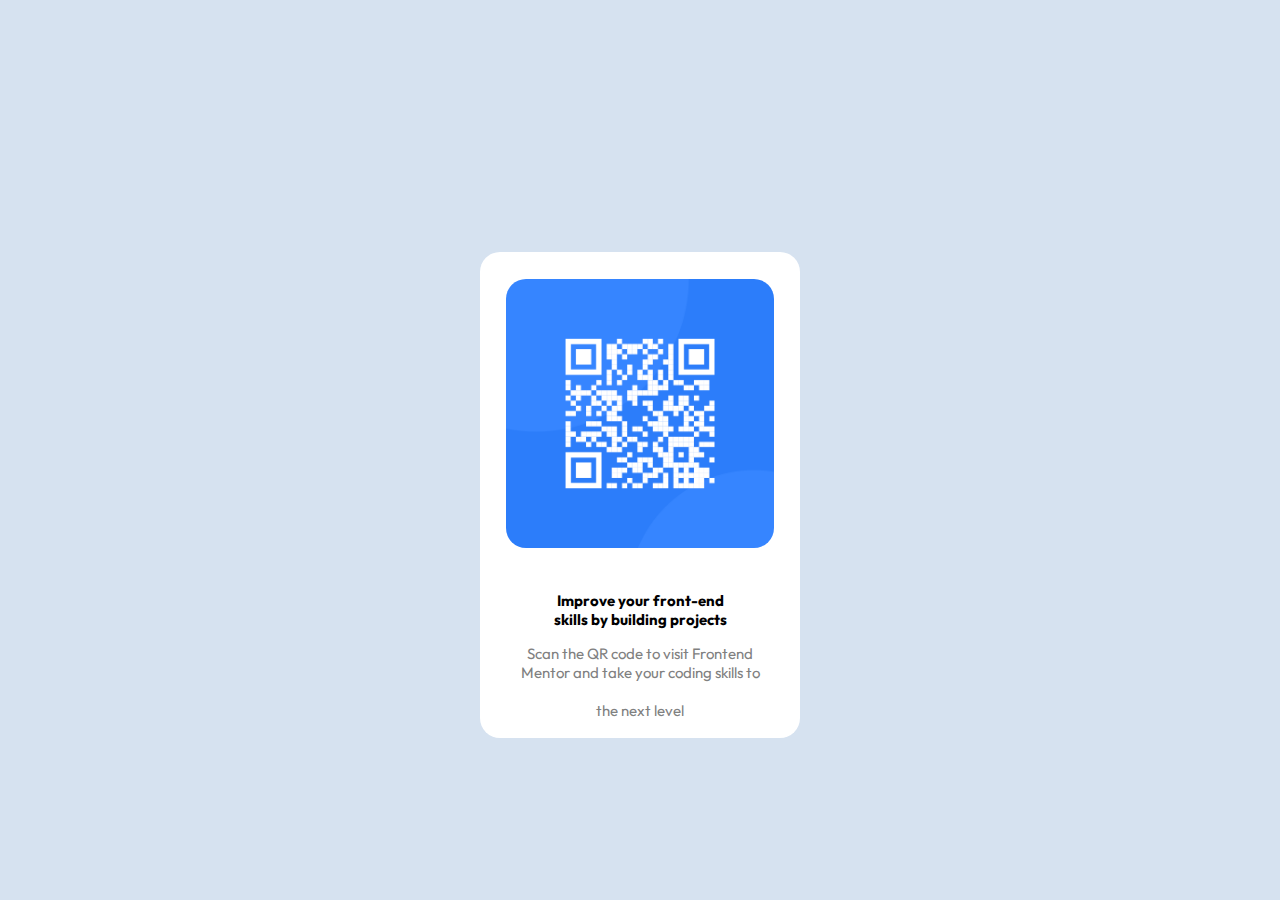
<file: challenge1/index.html>
<!DOCTYPE html>
<html lang="en">
<head>
    <meta charset="UTF-8">
    <meta name="viewport" content="width=device-width, initial-scale=1.0">
    <title>QR Code</title>
    <!-- <link rel="shortcut icon" href="./images/favicon-32x32.png" type="image/x-icon"> -->
    <link rel="stylesheet" href="styles.css">
    <link rel="preconnect" href="https://fonts.googleapis.com">
    <link rel="preconnect" href="https://fonts.gstatic.com" crossorigin>
    <link href="https://fonts.googleapis.com/css2?family=Outfit:wght@100..900&display=swap" rel="stylesheet">
</head>
<body>
    <div class="container">
        <div class="card">
            <img src="./images/image-qr-code.png" alt="qr-code" class="image">
            <div class="text-container">
                <h2>Improve your front-end <br> skills by building projects</h2>
                <p style="color: gray;">Scan the QR code to visit Frontend <br>Mentor and take your coding skills to <br><br> the next level</p>
            </div>
        </div>
    </div>
</body>
</html>
</file>
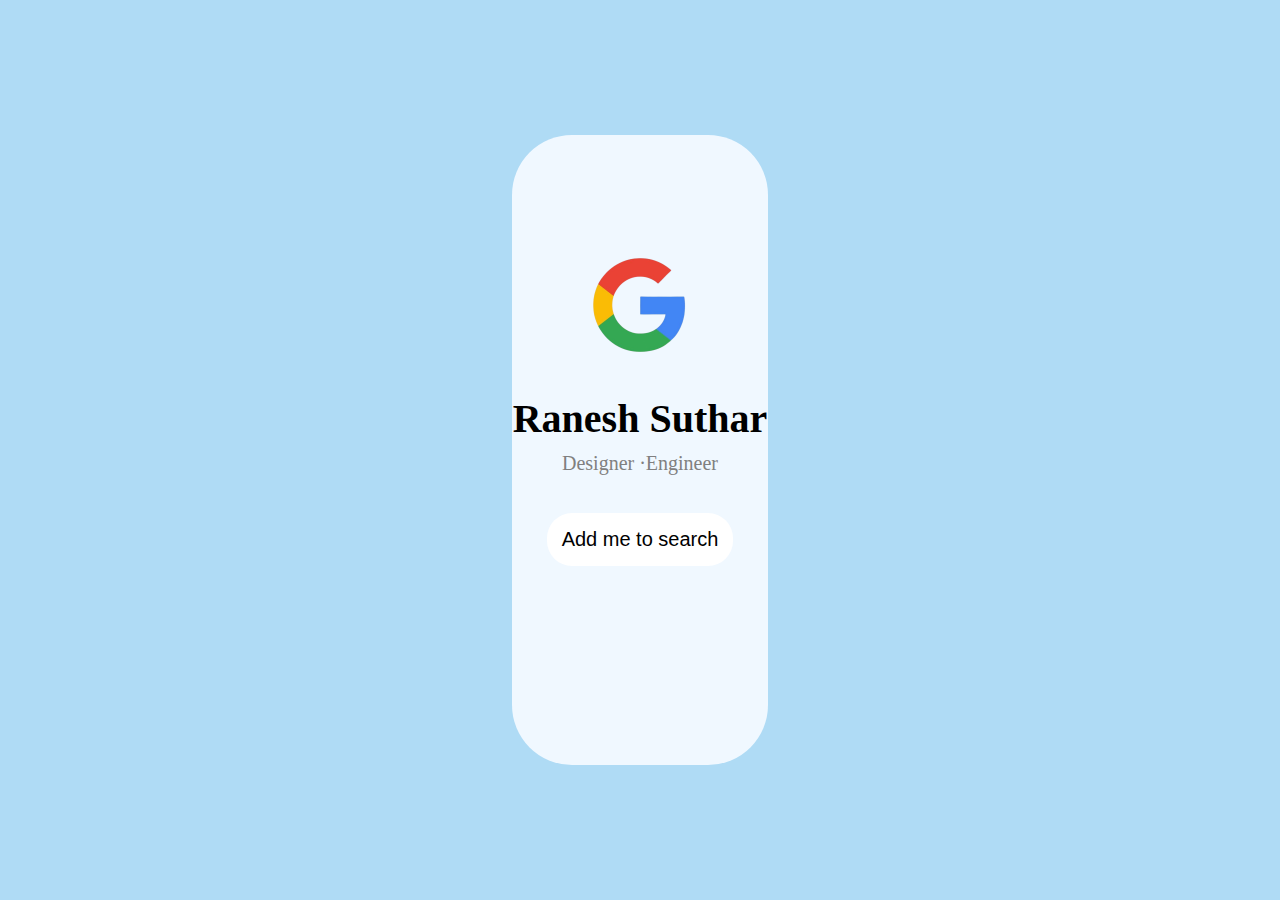
<file: challenge2/index.html>
<!DOCTYPE html>
<html lang="en">
<head>
    <meta charset="UTF-8">
    <meta name="viewport" content="width=device-width, initial-scale=1.0">
    <title>Google</title>
    <link rel="stylesheet" href="https://cdnjs.cloudflare.com/ajax/libs/font-awesome/6.6.0/css/all.min.css" integrity="sha512-Kc323vGBEqzTmouAECnVceyQqyqdsSiqLQISBL29aUW4U/M7pSPA/gEUZQqv1cwx4OnYxTxve5UMg5GT6L4JJg==" crossorigin="anonymous" referrerpolicy="no-referrer" />
    <link rel="stylesheet" href="index.css">
    <link rel="preconnect" href="https://fonts.googleapis.com">
    <link rel="preconnect" href="https://fonts.gstatic.com" crossorigin>
    <link href="https://fonts.googleapis.com/css2?family=Outfit:wght@100..900&display=swap" rel="stylesheet">
</head>
<body>
    <div class="container">
        <div class="main">
            <img src="./images/google.png" alt="">
            <h1>Ranesh Suthar</h1>
            <p>Designer	&middot;Engineer</p>
            <div class="icons">
                <i class="fa-brands fa-facebook-f" style="color: blue;"></i>
                <i class="fa-brands fa-twitter" style="color: blue;"></i>
                <i class="fa-brands fa-instagram" style="color: orangered;"></i>
            </div>
            <button type="submit">Add me to search</button>
        </div>
    </div>
</body>
</html>
</file>
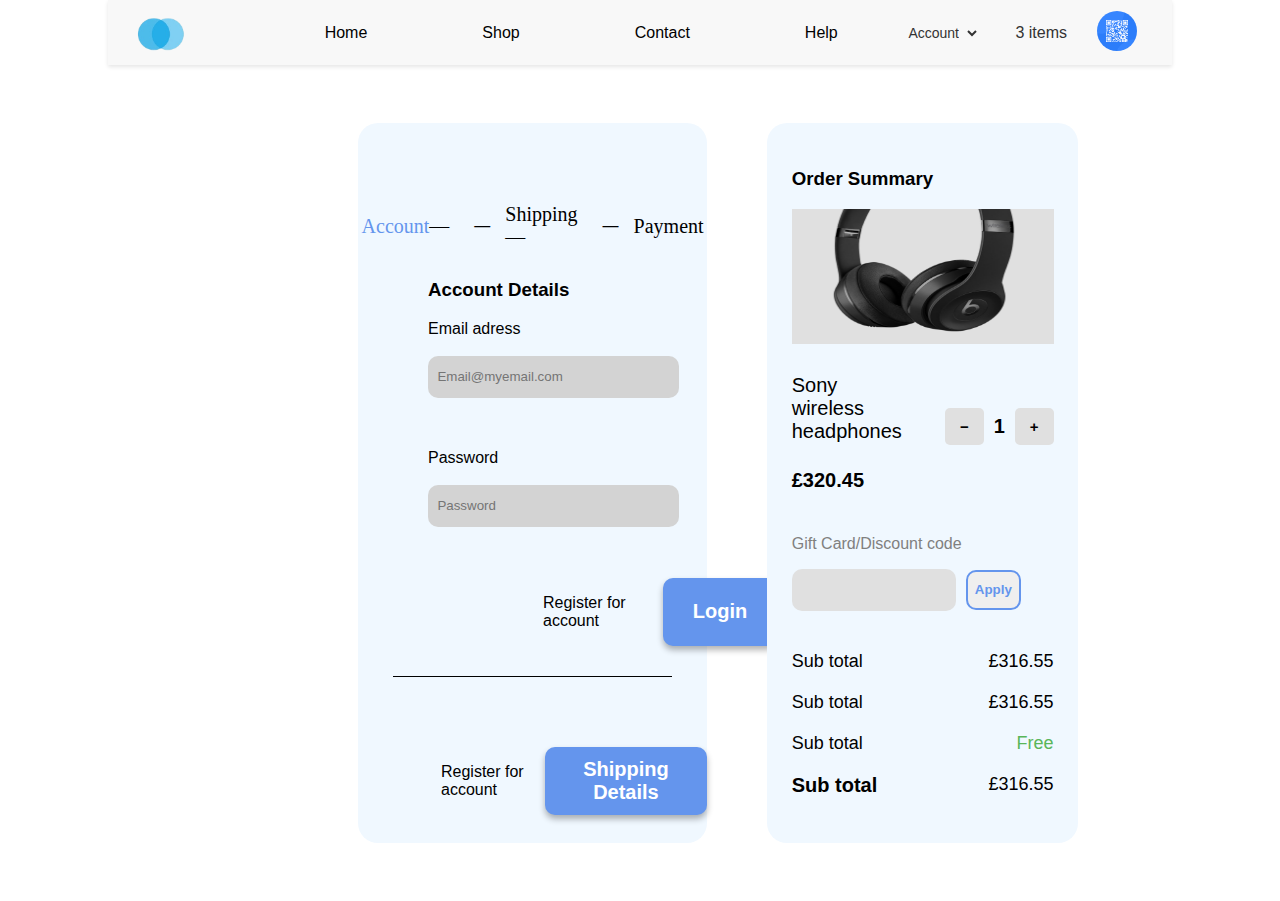
<file: challenge3/index.html>
<!DOCTYPE html>
<html lang="en">
<head>
    <meta charset="UTF-8">
    <meta name="viewport" content="width=device-width, initial-scale=1.0">
    <title>Product Page</title>
    <link rel="stylesheet" href="index.css">
    <link rel="stylesheet" href="https://cdnjs.cloudflare.com/ajax/libs/font-awesome/6.6.0/css/all.min.css" integrity="sha512-Kc323vGBEqzTmouAECnVceyQqyqdsSiqLQISBL29aUW4U/M7pSPA/gEUZQqv1cwx4OnYxTxve5UMg5GT6L4JJg==" crossorigin="anonymous" referrerpolicy="no-referrer" />
</head>
<body>
    <div class="container">
        <!-- NAVIGATION -->
         <header >
            <nav class="navbar">
                <img src="./images/logo.png" alt="">
                <ul class="center">
                    <li>Home</li>
                    <li>Shop</li>
                    <li>Contact</li>
                    <li>Help</li>
                </ul>
                <ul>
                    <li>
                        <select name="" id="">
                            <Option>Account</Option>
                            <Option>Setting</Option>
                        </select>
                    </li>
                    <li style="display: flex;">
                        <i class="fa-solid fa-bag-shopping"></i>
                        <p> 3 items</p>
                    </li>
                    <li>
                        <img src="../challenge1/images/image-qr-code.png" alt="" class="accounts">
                    </li>
                </ul>
            </nav>
         </header>


        <!-- BODY -->
        <div class="main">
            <section class="account">
                <ul class="progress-list">
                    <li class="progress-item" style="color: cornflowerblue;">Account <span style="color: black;"> &mdash; </span><i class="fa-solid fa-circle-check"  style="color: black !important;"></i></li> &mdash;
                    <li class="progress-item">Shipping &mdash; <i class="fa-solid fa-circle-check"></i></li> &mdash;
                    <li class="progress-item">Payment</li>
                </ul>
                <form action="" class="form">
                    <h3>Account Details</h3>
                    <label for="">Email adress</label><br><br>
                    <div class="input-container">
                        <input type="email" placeholder="  Email@myemail.com">
                        <i class="fa-solid fa-circle-check"></i>
                    </div>
                    <br><br>
                    <label for="">Password</label><br><br>
                    <div class="input-container">
                        <input type="text" placeholder="  Password">
                        <i class="fa-solid fa-circle-check"></i>
                    </div>
                    <br><br>
                    
                    <div style="display: flex;">
                        <p style="margin-right: 10px;margin-left: 115px;">Register for account</p>
                        <button class="login"> <strong>Login</strong></button>
                    </div>
                </form>
                <hr class="hr">
                <form action="">
                    <div style="display: flex;margin-top: 70px;">
                        <p style="margin-right: 10px; margin-left: 83px;">Register for account</p>
                        <button class="login" > <strong>Shipping Details</strong></button>
                    </div>
                </form>
            </section>
            <section class="product">
                <div style="width: 90%;">
                    <div class="product-div">
                        <h3>Order Summary</h3>
                        <div class="prod-image"><img src="./images/headphones.png" alt=""></div>
                    </div>
                    <div style="display: flex; align-items: center;">
                        <div style="margin-right: 30px;">
                            <p style="font-size: 20px;">Sony wireless headphones</p>
                            <h4 style="font-size: 20px;"><strong>£320.45</strong></h4>
                        </div>
                        <div class="quantity">
                            <button class="negative">−</button>
                            <span class="amount">1</span>
                            <button class="positive">+</button>
                        </div>
                    </div>
                    <p style="color: grey;">Gift Card/Discount code</p>
                    <div class="discount">
                        <input type="text">
                        <button >Apply</button>
                    </div>
    
                    <div class="summary">
                        <p>Sub total <span>£316.55</span></p>
                        <p>Sub total <span>£316.55</span></p>
                        <p>Sub total <span style="color: rgb(89, 182, 89);">Free</span></p>
                        <p><strong style="font-size: 20px;">Sub total</strong> <span>£316.55</span></p>
                    </div>
                </div>
            </section>
        </div>

    </div>
</body>
</html>
</file>
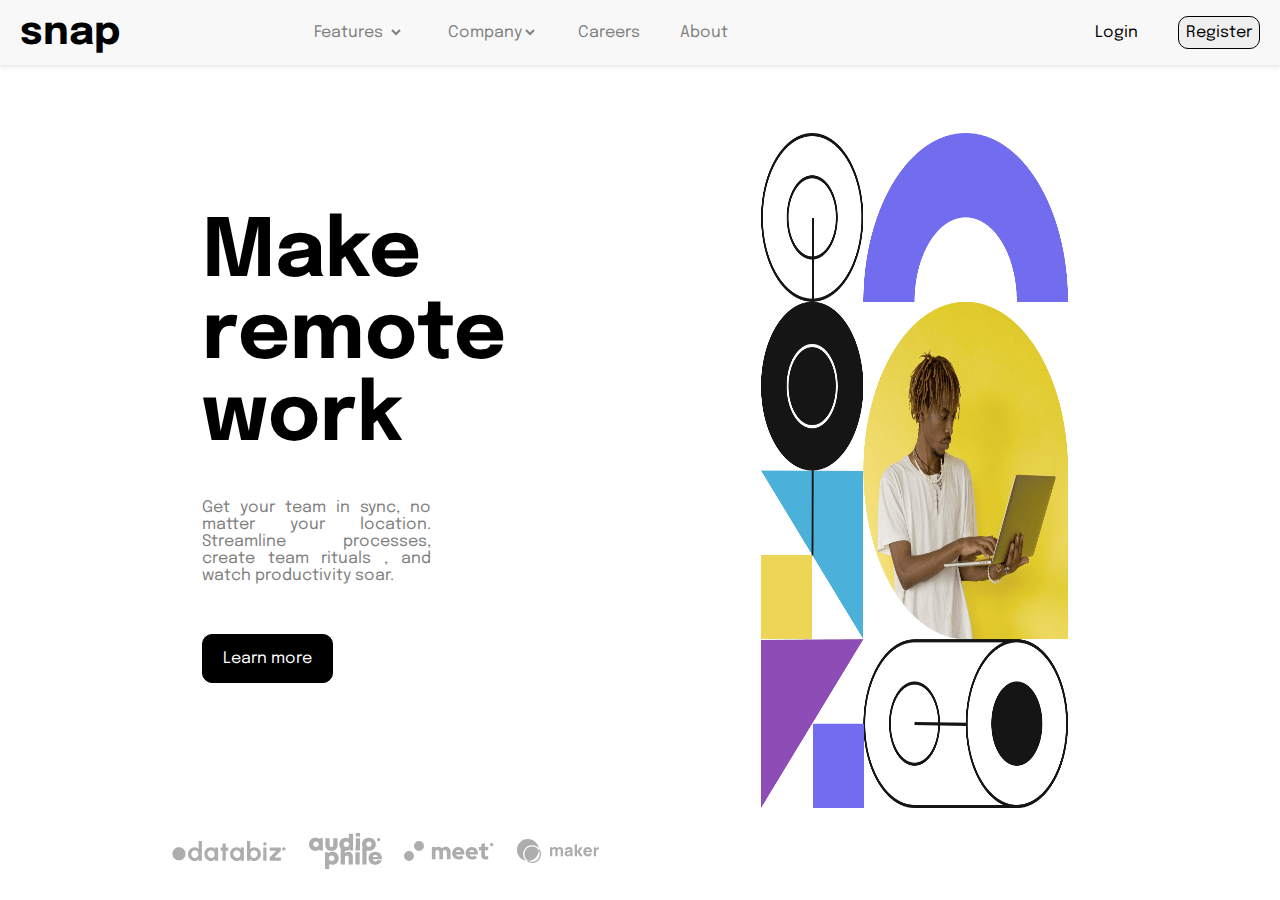
<file: challenge4/index.html>
<!DOCTYPE html>
<html lang="en">
<head>
    <meta charset="UTF-8">
    <meta name="viewport" content="width=device-width, initial-scale=1.0">
    <title>Snap Landing page</title>
    <link rel="stylesheet" href="styles.css">
    <link rel="preconnect" href="https://fonts.googleapis.com">
    <link rel="preconnect" href="https://fonts.gstatic.com" crossorigin>
    <link href="https://fonts.googleapis.com/css2?family=Epilogue:ital,wght@0,100..900;1,100..900&display=swap" rel="stylesheet">
</head>
<body>
    <div class="container">
        <header>
            <nav class="navbar">
                <ul>
                    <li>
                        <p class="logo">snap</p>
                    </li>
                    <li>
                        <select style="border: none; background:none; color: gray;">
                            <Option>Features</Option>
                            <Option>Todo list</Option>
                            <Option>Calender</Option>
                            <Option>Reminder</Option>
                            <Option>Planning</Option>
                        </select>
                    </li>
                    <li>
                        <select style="border: none; background:none; color: gray;">
                            <Option style="color: white;">Company</Option>
                            <option>History</option>
                            <Option>Our Team</option>
                            <Option>Blog</option>
                        </select>
                    </li>
                    <li><a>Careers</a></li>
                    <li><a>About</a></li>
                </ul>
                <div class="registration">
                    <p style="margin-right: 40px;">Login</p>
                    <button style="padding: 7px; border-radius: 10px; border: 1px solid black; background-color: none;">Register</button>
                </div>
            </nav>
        </header>
        <div class="main">
            <section class="info">
                <p style="font-weight: bold;font-size: 80px; margin-bottom: 40px; margin-top: 80px;">Make <br> remote work</p>
                <p style="margin-right: 180px; text-align: justify; color: gray;"> Get your team in sync, no matter your location. Streamline processes, create team rituals , and watch productivity soar. </p>
                <button style="background-color: black;color: white; border: 1px solid black;border-radius: 10px; padding: 15px 20px 15px 20px; margin-top: 50px;">Learn more</button>
                <div style="display: flex; align-items: center; justify-content: space-around; margin-top: 150px;">
                    <img src="./images/client-databiz.svg" alt="" style="margin-left: -41px;">
                    <img src="./images/client-audiophile.svg" alt="">
                    <img src="./images/client-meet.svg" alt="">
                    <img src="./images/client-maker.svg" alt="">
                </div>
            </section>
            <section class="mainImg">
                <img src="./images/image-hero-desktop.png" alt="">
            </section>
        </div>
    </div>
</body>
</html>
</file>
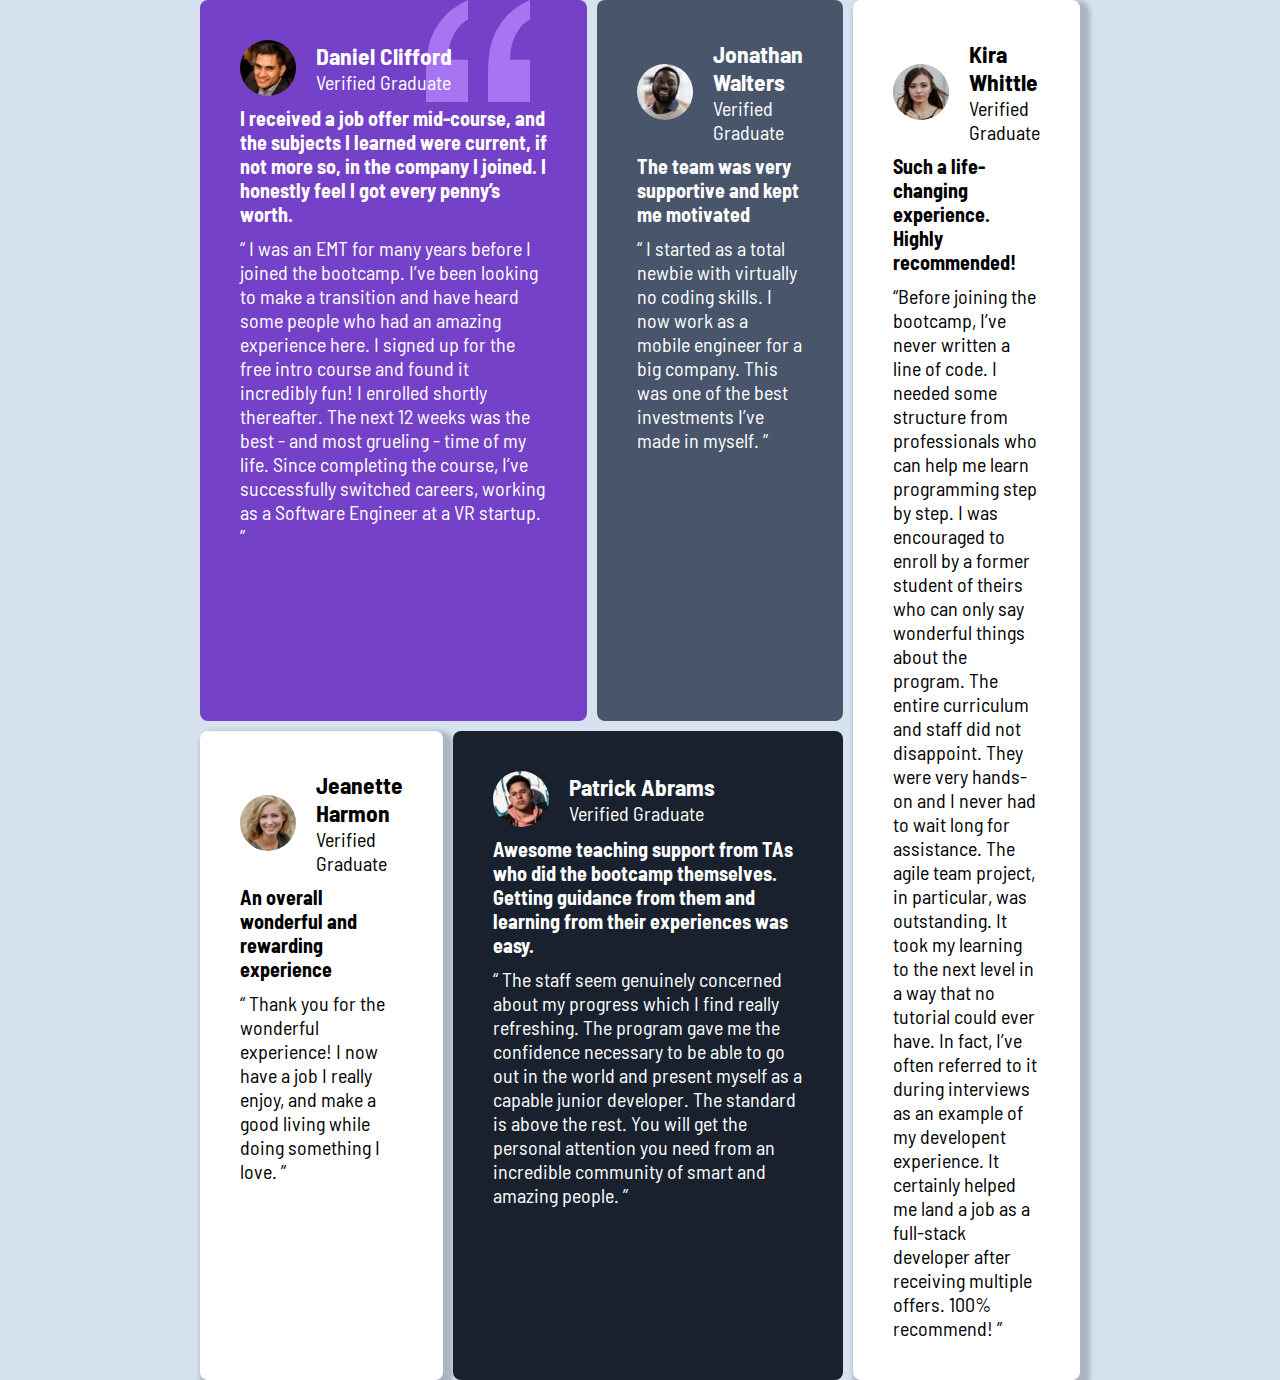
<file: challenge5/index.html>
<!DOCTYPE html>
<html lang="en">
<head>
    <meta charset="UTF-8">
    <meta name="viewport" content="width=device-width, initial-scale=1.0">
    <title>Grid</title>
    <link rel="stylesheet" href="style.css">
    <link rel="preconnect" href="https://fonts.googleapis.com">
<link rel="preconnect" href="https://fonts.gstatic.com" crossorigin>
<link href="https://fonts.googleapis.com/css2?family=Barlow+Semi+Condensed:ital,wght@0,100;0,200;0,300;0,400;0,500;0,600;0,700;0,800;0,900;1,100;1,200;1,300;1,400;1,500;1,600;1,700;1,800;1,900&display=swap" rel="stylesheet">
</head>
<body>
    <div class="container">
        <div class="grid-item item1">
            <div style="display: flex; align-items: center;">
                <img src="./images/image-daniel.jpg" alt="" style="margin-right: 20px;">
                <div>
                    <h3>Daniel Clifford</h3>
                    <p> Verified Graduate</p>
                </div>
            </div>
            <h4 style="margin-top: 10px;">  I received a job offer mid-course, and the subjects I learned were current, if not more so, 
                in the company I joined. I honestly feel I got every penny’s worth.
              </h4>
            <p style="margin-top: 10px;">  “ I was an EMT for many years before I joined the bootcamp. I’ve been looking to make a 
                transition and have heard some people who had an amazing experience here. I signed up 
                for the free intro course and found it incredibly fun! I enrolled shortly thereafter. 
                The next 12 weeks was the best - and most grueling - time of my life. Since completing 
                the course, I’ve successfully switched careers, working as a Software Engineer at a VR startup. ”
              </p>
        </div>
        <div class="grid-item item2">
            <div style="display: flex; align-items: center;">
                <img src="./images/image-jonathan.jpg" alt="" style="margin-right: 20px;">
                <div>
                    <h3>Jonathan Walters</h3>
                    <p> Verified Graduate</p>
                </div>
            </div>
            <h4 style="margin-top: 10px;">  The team was very supportive and kept me motivated</h4>
            <p style="margin-top: 10px;">  “ I started as a total newbie with virtually no coding skills. I now work as a mobile engineer 
                for a big company. This was one of the best investments I’ve made in myself. ”</p>
        </div>
        <div class="grid-item item3">
            <div style="display: flex; align-items: center;">
                <img src="./images/image-kira.jpg" alt="" style="margin-right: 20px;">
                <div>
                    <h3>Kira Whittle</h3>
                    <p> Verified Graduate</p>
                </div>
            </div>
            <h4 style="margin-top: 10px;">Such a life-changing experience. Highly recommended!</h4>
            <p style="margin-top: 10px;">“Before joining the bootcamp, I’ve never written a line of code. I needed some structure from 
                professionals who can help me learn programming step by step. I was encouraged to enroll by a former 
                student of theirs who can only say wonderful things about the program. The entire curriculum and staff 
                did not disappoint. They were very hands-on and I never had to wait long for assistance. The agile team 
                project, in particular, was outstanding. It took my learning to the next level in a way that no tutorial 
                could ever have. In fact, I’ve often referred to it during interviews as an example of my developent 
                experience. It certainly helped me land a job as a full-stack developer after receiving multiple offers. 
                100% recommend! ”</p>
        </div>
        <div class="grid-item item4">
            <div style="display: flex; align-items: center;">
                <img src="./images/image-jeanette.jpg" alt="" style="margin-right: 20px;">
                <div>
                    <h3>  Jeanette Harmon</h3>
                    <p>  Verified Graduate</p>
                </div>
            </div>
            <h4 style="margin-top: 10px;"> An overall wonderful and rewarding experience</h4>
            <p style="margin-top: 10px;">  “ Thank you for the wonderful experience! I now have a job I really enjoy, and make a good living 
                while doing something I love. ”</p>
        </div>
        <div class="grid-item item5">
                <div  style="display: flex; align-items: center;">
                <img src="./images/image-patrick.jpg" alt="" style="margin-right: 20px;">
                <div>
                    <h3> Patrick Abrams</h3>
                    <p>Verified Graduate</p>
                </div>
            </div>
            <h4 style="margin-top: 10px;">Awesome teaching support from TAs who did the bootcamp themselves. Getting guidance from them and 
                learning from their experiences was easy.</h4>
            <p style="margin-top: 10px;">
                “ The staff seem genuinely concerned about my progress which I find really refreshing. The program 
                gave me the confidence necessary to be able to go out in the world and present myself as a capable 
                junior developer. The standard is above the rest. You will get the personal attention you need from 
                an incredible community of smart and amazing people. ”
            </p>
        </div>
    </div>
</body>
</html>
</file>
<file: challenge1/styles.css>
body {
    margin: 0;
    padding: 0;
    background-color: hsl(212, 45%, 89%);
    font-family:Outfit;
    display: flex;
    justify-content: center;
    align-items: center;
    height: 100vh;
}

.container {
    display: flex;
    justify-content: center;
    align-items: center;
    height: 100%;
}

.card {
    width: 25vw;
    height: auto;
    background-color: white;
    margin-top: 10vh;
    border-radius: 20px;
    text-align: center;
}

.image {
    width: 21vw;
    margin: 3vh auto;
    border-radius: 20px;
}

.text-container h2 {
    font-size: 15px;
    margin-bottom: 1vh;
}

.text-container p {
    font-size: 15px;
    margin-bottom: 2vh;
}
</file>
<file: challenge2/index.css>
*{
    margin:0;
    padding:0;
    font-size:Outfit;
}

.container{
    background-color:rgb(175, 219, 245);
    width:100%;
    height:100vh;
    justify-content:center;
    align-items:center;
    display:flex;
}

.main{
    height:70vh;
    width:20%;
    background-color:rgb(240, 248, 255);
    border-radius:60px;
    display: flex;
    flex-direction: column;
    justify-content: flex-start;
    align-items: center;
    text-align: center;
}

img{
    margin-top:0;
    width:100px;
    height:100px;
    padding:40px;
    margin-top:80px
}

h1 p {
    text-align:center;
}
h1{
    font-size:40px;
    margin-bottom:10px;
}

p{
    color:gray;
    font-size:20px;
    margin-bottom:20px
}

.icons i{
    margin-right:25px;
    margin-bottom:50px;
    size:15px
}

button{
    padding:15px;
    font-size:20px;
    border-radius:25px;
    border:none;
    background-color:white;
}
</file>
<file: challenge3/index.css>
body {
    margin: 0;
    font-family: Arial, sans-serif;
}

.container {
    width: 100%;
}

.navbar {
    display: flex;
    justify-content: space-between;
    align-items: center; 
    padding: 10px 20px;
    background-color: #f8f8f8;
    box-shadow: 0 2px 4px rgba(0, 0, 0, 0.1);
    width:80%;
    margin: 0 auto;
}

.navbar img {
    height: 5vh; 
}

.navbar ul {
    list-style: none;
    margin: 0;
    padding: 0;
    display: flex;
    align-items: center;
}

.navbar ul li {
    margin: 0 15px;
}

.navbar ul li a,
.navbar ul li p,
.navbar ul li select {
    text-decoration: none;
    color: #333;
    font-size: 16px;
}

.navbar ul li select {
    padding: 5px;
    font-size: 14px;
    border:none;
    background:none
}

.center li{
    margin-left:100px !important;
}

.navbar ul li img.accounts {
    height: 40px;
    width: 40px;
    border-radius: 50%;
}

.navbar ul li p {
    margin: 0;
    display: flex;
    align-items: center;
}

i{
    margin-right: 5px;
}

.main{
    height:80vh;
    padding:58px;
    display:flex;
    margin:0 auto;
}

.account{
    background-color:#F0F8FF;
    margin-right:60px;
    width:30%;
    margin-left:300px;
    border-radius: 20px;
    /* justify-content: center;
    align-items: center;
    display:grid; */
}



.progress-list {
    list-style-type: none;
    padding: 0;
    margin: 0;
    display: flex;
    justify-content: center;
    align-items: center;
    margin-top:80px;
    margin-bottom:30px
}

.progress-item {
    margin: 0 15px;
    font-size: 20px;
    display: flex;
    align-items: center;
    font-family: Outfit;
    justify-content: space-between;
}

.progress-item i {
    margin-left: 5px;
    justify-content: space-between;
}

.form{
    width: 100%;
    justify-content: center;
    align-items: center;
    margin-left:70px;
}

.input-container {
    position: relative;
    width: 70%;
    margin-bottom: 15px;
}

.input-container input {
    width: 100%;
    height: 40px;
    border: none;
    border-radius: 10px;
    padding-right: 5px;
    color: black;
    background-color:#D3D3D3;
}

.input-container i {
    position: absolute;
    top: 50%;
    right: 10px;
    transform: translateY(-50%);
}


.login{
    color:white;
    background-color:cornflowerblue;
    padding:0 30px 0 30px;
    font-size:20px;
    border:none;
    border-radius:10px;
    box-shadow: 0 4px 6px rgba(0, 0, 0, 0.3); 
}

.hr{
    border:none;
    border-top:1px solid black;
    width:80%;
    margin-top:30px
}


.product{
    background-color:#F0F8FF;
    width:25%;
    border-radius: 20px;
    display:flex;
    justify-content:center;
    align-items:center;
    padding:10px
}

.prod-image{
    background-color:pink;
    height:15vh;
    align-items:center;
    justify-content:center;
    display:flex;
    overflow:hidden;
    background-color:#e0e0e0;
    margin-bottom: 10px;
}

.prod-image img{
    width:200px;
    height:200px;
    margin-top:-50px
}

.quantity{
    display: flex;
    justify-content: flex-start;
    align-items: center;
    gap: 10px;
    margin-bottom: 20px;
}

.negative{
    background-color: #e0e0e0;
    border: none;
    padding: 10px 15px;
    border-radius: 5px;
    font-size: 15px;
    font-weight: bold;
}
.amount{
    font-size: 20px !important;
    font-weight: bold;
}
.positive{
    background-color: #e0e0e0;
    border: none;
    padding: 10px 15px;
    border-radius: 5px;
    font-size: 15px;
    font-weight: bold;
}

.quantity-button {
    background-color: #f0f0f0;
    border: none;
    padding: 5px 10px;
    border-radius: 5px;
    cursor: pointer;
}

.quantity {
    font-size: 1em;
    font-weight: bold;
}

.discount{
    display:flex;
    align-items: center;
    margin-bottom: 40px;
}

.discount input {
    width: 60%;
    height: 40px;
    border: none;
    border-radius: 10px;
    padding-right: 5px;
    color: black;
    background-color:#e0e0e0;
    margin-right: 10px;
}

.discount button {
    width: 21%;
    height: 40px;
    border: 2px solid cornflowerblue;
    color:cornflowerblue;
    border-radius: 10px;
    font-weight: bold;
}

.summary{
    font-size:18px
}

.summary p{
    display: flex;
    justify-content: space-between;
    margin-bottom: 20px;
}
</file>
<file: challenge4/styles.css>
*{
    margin:0;
    padding:0;
    font-family: "Epilogue", sans-serif;
    font-size:16px;
}

.container {
    width:100%;
    height:100vh;
    margin:0;
    padding:0;
}

.logo{
    font-size: 40px;
    font-weight: bold;
    margin-right: 150px !important;
    color:black !important;
}
.navbar {
    display: flex;
    justify-content: space-between;
    align-items: center; 
    padding: 10px 20px;
    background-color: #f8f8f8;
    box-shadow: 0 2px 4px rgba(0, 0, 0, 0.1);
    margin: 0 auto;
    height:5vh
}

.navbar ul {
    list-style: none;
    margin: 0;
    padding: 0;
    display: flex;
    align-items: center;
    /* margin-left: -500px; */
}

.navbar ul li {
    margin-right:40px;
    color:gray;
}

.registration{
    display: flex;
    align-items: center;
}

.main{
    margin:0 auto;
    height: 90vh;
    width: 80%;
    display: flex;
    align-items: center;
    justify-content: center;
}

.info{
    margin-right:100px;
    width:40%;
    height:75vh;
    padding:0 50px 0 50px
}

.mainImg{
    margin-right:60px;
    width:30%;
    height:75vh;
}

.mainImg img{
    width:100%;
    height:75vh;
}
</file>
<file: challenge5/style.css>
* {
    margin: 0;
    padding: 0;
    box-sizing: border-box;
}

body{
    min-height: 100vh;
    display: flex;
    flex-direction: column;
    justify-content: center;
    align-items: center;
    font-family: "Barlow Semi Condensed", sans-serif;
    background-color: hsl(212, 45%, 89%); 
}

.container {
    display: grid;
    gap: 10px;
    padding: 10px;
    grid-template-columns: repeat(4, 1fr); 
    grid-template-rows: max-content;
    padding:0 200px 0 200px;
}

.grid-item {
    text-align: center;
    padding: 40px;
    font-size: 20px;
    border-radius: 8px;
    width: 100%;
    text-align: start;
}

.item1 {
    grid-column: 1 / span 2; 
    grid-row: 1;
    background-color:hsl(263, 55%, 52%);
    color:white;
    background-image: url(./images/bg-pattern-quotation.svg);
    background-repeat: no-repeat;
    background-position: 80% 0;
}

.item2 {
    grid-column: 3 / span 1; 
    grid-row: 1;
    background-color:  hsl(217, 19%, 35%);
    color: white;
}

.item3 {
    grid-column: 4 / span 1; 
    grid-row: 1 / span 2; 
    background-color: hsl(0, 0%, 100%);
    box-shadow: 5px 5px 5px 5px rgba(0, 0, 0, 0.2);
}

.item4 {
    grid-column: 1 / span 1;
    grid-row: 2 ; 
    background-color:hsl(0, 0%, 100%);
    box-shadow: 5px 5px 5px 5px rgba(0, 0, 0, 0.2);
}

.item5 {
    grid-column: 2 / span 2; 
    grid-row: 2; 
    background-color: hsl(219, 29%, 14%);
    color: white;
}

img{
    border-radius: 50%;
}
</file>
